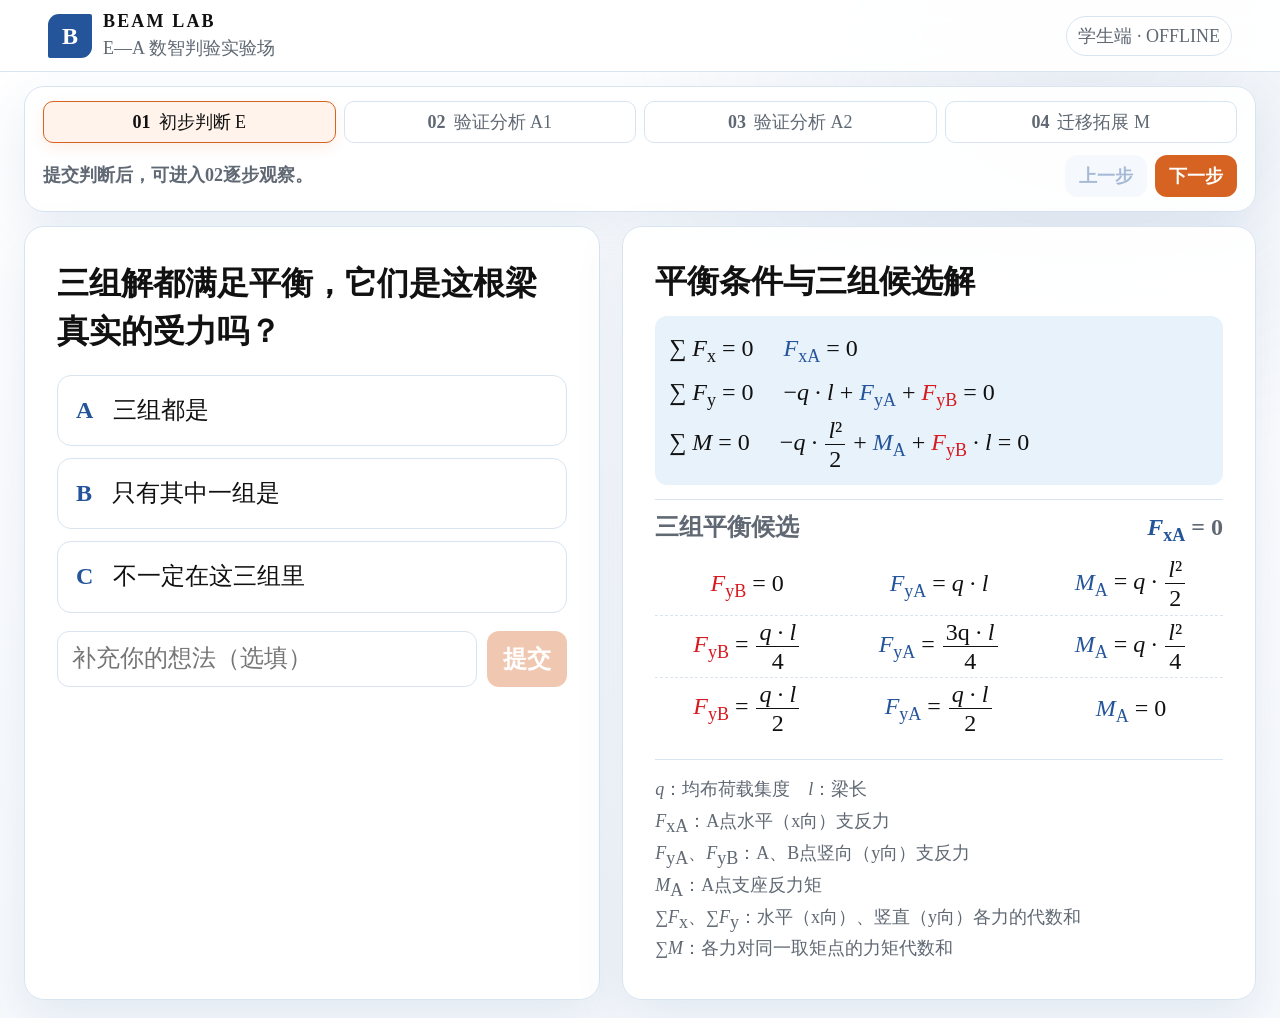
<file: student.html>
<!doctype html>
<html lang="zh-CN">
  <head>
    <meta charset="utf-8" />
    <meta name="viewport" content="width=device-width,initial-scale=1,viewport-fit=cover" />
    <meta name="theme-color" content="#f3eee4" />
    <title>BEAM LAB · 学生体验页</title>
    <link rel="stylesheet" href="./static/styles.css?v=v6-oct01-m4-dots1024" />
  </head>
  <body>
    <header class="topbar">
      <a class="brand" id="brandLink" href="" aria-label="刷新学生体验页">
        <span class="brand-mark">B</span>
        <span><strong>BEAM LAB</strong><small>E—A 数智判验实验场</small></span>
      </a>
      <div class="session-pill" id="sessionPill">正在进入课堂…</div>
    </header>
    <main id="app" aria-live="polite"></main>
    <div id="toast" class="toast" role="status"></div>
    <script src="./static/compat.js?v=v5-sep27-5"></script>
    <script src="./static/offline-config.js"></script>
    <script>
      window.BEAM_OFFLINE = { role: "student", assetBase: "./static", selfGuided: true };
    </script>
    <script src="./static/offline-data.js?v=v5-sep27-5"></script>
    <!-- 版面调试保存的配置（由 static/layout-tuner.js 读取） -->
    <script>document.write('<script src="./static/layout-overrides.js?t=' + Date.now() + '"><\/script>');</script>
    <script src="./static/app.js?v=v6-oct01-m4-cmt20261018-dots1024"></script>
    <script src="./static/typography.js?v=v5-sep27-5"></script>
    <!-- 版面：套用保存的版面（手机上先继承教师版）；手机版面在 student-edit.html 里调 -->
    <script src="./static/layout-tuner.js?v=tuner-13-fix20261018-cmt20261018"></script>
  </body>
</html>
</file>
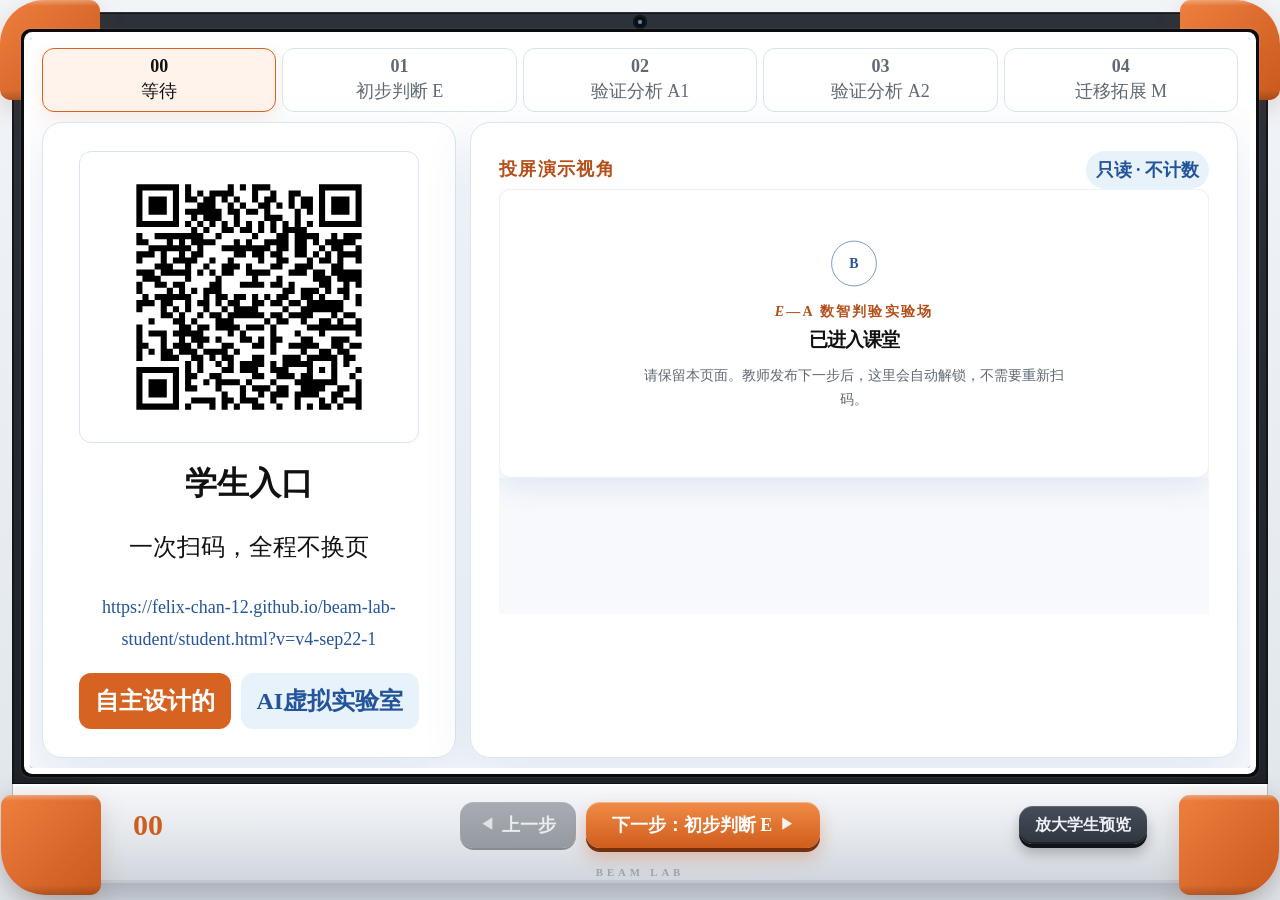
<file: teacher.html>
<!doctype html>
<html lang="zh-CN">
  <head>
    <meta charset="utf-8" />
    <meta name="viewport" content="width=device-width,initial-scale=1,viewport-fit=cover" />
    <meta name="theme-color" content="#f3eee4" />
    <title>BEAM LAB · 教师离线控制台</title>
    <link rel="stylesheet" href="./static/styles.css?v=v6-oct01-m4-clicker1023-dots1024" />
  </head>
  <body>
    <!-- 控制台套平板外框（一打开就有，避免先闪一下原来的顶部栏）；学生预览（?preview=1）和 ?frame=0 不套 -->
    <script>(function () { var q = new URLSearchParams(location.search); if (q.get("preview") !== "1" && q.get("frame") !== "0") document.body.classList.add("beam-frame"); })();</script>
    <header class="topbar">
      <a class="brand" id="brandLink" href="" aria-label="刷新离线课堂页面">
        <span class="brand-mark">B</span>
        <span><strong>BEAM LAB</strong><small>E—A 数智判验实验场</small></span>
      </a>
      <div class="session-pill" id="sessionPill">正在载入离线课堂…</div>
    </header>
    <main id="app" aria-live="polite"></main>
    <div id="toast" class="toast" role="status"></div>
    <script src="./static/compat.js?v=v5-sep27-5"></script>
    <script src="./static/offline-config.js"></script>
    <script>
      window.BEAM_OFFLINE = {
        role: new URLSearchParams(location.search).get("preview") === "1" ? "student" : "teacher",
        assetBase: "./static",
        previewUrl: "./teacher.html?preview=1" + (new URLSearchParams(location.search).get("edit") === "1" ? "&tune=1" : "")
      };
    </script>
    <script src="./static/offline-data.js?v=v5-sep27-5"></script>
    <!-- 版面调试保存的配置（由 static/layout-tuner.js 读取） -->
    <script>document.write('<script src="./static/layout-overrides.js?t=' + Date.now() + '"><\/script>');</script>
    <script src="./static/app.js?v=v6-oct01-m4-cmt20261018-clicker1027-a13back"></script>
    <script src="./static/typography.js?v=v6-sep30-m2"></script>
    <!-- 版面调试：teacher.html?edit=1 打开 -->
    <script src="./static/layout-tuner.js?v=tuner-13-fix20261018-cmt20261018"></script>
  </body>
</html>
</file>
<file: static/styles.css>
:root {
  --text-small: 18px;
  --text-body: 24px;
  --text-title: 32px;
  /* PPT统一配色：蓝色承载课程与系统信息，橙色承载判断与行动。 */
  --paper: #f7f9fc;
  --paper-2: #ffffff;
  --ink: #111111;
  --muted: #5f6873;
  --line: #d8e4f0;
  --orange: #d76322;
  --orange-dark: #b54f19;
  --blue: #24549a;
  --blue-soft: #e8f2fb;
  --green: #24549a;
  --shadow: 0 18px 50px rgba(36, 84, 154, 0.10);
  --force-concept-width: 180px;
  --force-control-width: 235px;
  --force-gap-x: 18px;
  --force-gap-y: 16px;
  --force-formula-scale: 100%;
  --force-concept-scale: 100%;
  font-family: "Microsoft YaHei", "PingFang SC", system-ui, sans-serif;
  color: var(--ink);
  background: var(--paper);
}

* { box-sizing: border-box; }
body { margin: 0; min-height: 100vh; background:
  radial-gradient(circle at 85% 0%, rgba(36,84,154,.10), transparent 30rem),
  linear-gradient(180deg, #ffffff, var(--paper)); }
button, input { font: inherit; }
button { cursor: pointer; }

.topbar {
  min-height: 72px; padding: 10px clamp(16px, 4vw, 48px); display: flex;
  align-items: center; justify-content: space-between; border-bottom: 1px solid var(--line);
  background: rgba(255,255,255,.92); backdrop-filter: blur(12px); position: sticky; top: 0; z-index: 20;
}
.brand { color: inherit; text-decoration: none; display: flex; align-items: center; gap: 11px; }
.brand-mark { width: 44px; height: 44px; display: grid; place-items: center; color: white;
  background: var(--blue); border-radius: 11px 2px 11px 2px; font: 800 23px/1 Georgia, serif; }
.brand strong, .brand small { display: block; }
.brand strong { letter-spacing: .12em; font: 800 16px/1.2 Georgia, serif; }
.brand small { color: var(--muted); margin-top: 3px; font-size: 12px; }
.session-pill { border: 1px solid var(--line); border-radius: 999px; padding: 7px 11px; color: var(--muted); font-size: 12px; background: var(--paper-2); }
.preview-page .session-pill { display: flex; align-items: center; gap: 10px; padding: 7px 13px; color: var(--blue); }
.preview-page .session-pill strong { padding-left: 10px; border-left: 1px solid var(--line); font: 800 18px/1 Cambria, monospace; color: var(--orange-dark); }

main { width: min(1180px, calc(100% - 28px)); margin: 24px auto 64px; }
.hero { display: grid; grid-template-columns: minmax(0, 1.35fr) minmax(260px, .65fr); gap: 22px; align-items: stretch; }
.panel { background: rgba(255,255,255,.96); border: 1px solid var(--line); border-radius: 20px; box-shadow: var(--shadow); padding: clamp(18px, 3vw, 32px); }
.eyebrow { margin: 0 0 10px; color: var(--orange-dark); text-transform: uppercase; letter-spacing: .16em; font-size: 12px; font-weight: 800; }
h1 { font: 750 clamp(29px, 5vw, 54px)/1.08 Georgia, "Microsoft YaHei", serif; letter-spacing: -.03em; margin: 0 0 14px; }
h2 { font: 750 clamp(22px, 3vw, 34px)/1.15 Georgia, "Microsoft YaHei", serif; margin: 0 0 12px; }
h3 { margin: 0 0 10px; font-size: 18px; }
p { line-height: 1.75; }
.lead { color: var(--muted); font-size: 17px; max-width: 62ch; }
.question { border-left: 4px solid var(--orange); padding: 4px 0 4px 16px; font-size: clamp(18px, 2.5vw, 25px); line-height: 1.55; margin: 22px 0; }
.ai-quote { background: var(--blue); color: white; padding: 18px; border-radius: 14px; line-height: 1.75; }

.steps { display: grid; grid-template-columns: repeat(3, 1fr); gap: 8px; margin: 0 0 22px; }
.step { border-top: 4px solid var(--line); color: var(--muted); padding: 10px 4px 0; font-size: 12px; }
.step.active { border-color: var(--orange); color: var(--ink); font-weight: 800; }
.step.done { border-color: var(--green); color: var(--green); }
.big-number { font: 800 48px/1 Georgia, serif; }
.metric-grid { display: grid; grid-template-columns: repeat(2, 1fr); gap: 10px; }
.metric { background: var(--blue-soft); border-radius: 14px; padding: 16px; }
.metric small { display: block; color: var(--muted); margin-top: 5px; }

.options { display: grid; gap: 12px; margin-top: 20px; }
.option { text-align: left; padding: 16px 18px; border-radius: 14px; border: 1px solid var(--line); background: white; color: var(--ink); line-height: 1.55; transition: .18s ease; }
.option:hover, .option:focus-visible { border-color: var(--orange); transform: translateY(-1px); box-shadow: 0 8px 24px rgba(215,99,34,.14); }
.option.selected { border-color: var(--orange); background: #fff3eb; box-shadow: 0 0 0 2px rgba(215,99,34,.12); }
.option strong { display: block; margin-bottom: 3px; }
.vote-submit-row { display: grid; grid-template-columns: minmax(0, 1fr) auto; gap: 10px; margin-top: 18px; }
.vote-submit-row input { min-width: 0; border: 1px solid var(--line); border-radius: 12px; padding: 12px 14px; color: var(--ink); background: white; outline: none; }
.vote-submit-row input:focus { border-color: var(--orange); box-shadow: 0 0 0 3px rgba(215,99,34,.10); }

.primary, .secondary, .stage-button { border: 0; border-radius: 12px; padding: 12px 16px; font-weight: 800; }
.primary { background: var(--orange); color: white; }
.primary:disabled { opacity: .35; cursor: not-allowed; }
.secondary { color: var(--blue); background: var(--blue-soft); }
.button-row { display: flex; gap: 10px; flex-wrap: wrap; margin-top: 18px; }

.lab-grid { display: grid; grid-template-columns: minmax(0, 1.4fr) minmax(250px, .6fr); gap: 18px; }
.canvas-wrap { background: #ffffff; border: 1px solid var(--line); border-radius: 16px; padding: 12px; overflow: hidden; }
canvas { width: 100%; height: auto; display: block; }
.control-card { display: flex; flex-direction: column; gap: 16px; }
.range-row { display: grid; grid-template-columns: 1fr auto; align-items: center; gap: 14px; }
input[type="range"] { width: 100%; accent-color: var(--orange); }
[hidden] { display: none !important; }
.force-story { padding: clamp(16px, 2vw, 26px); }
.force-story > h1 { font-size: clamp(27px, 3vw, 38px); margin-bottom: 14px; }
.force-composition { display: grid; grid-template-columns: minmax(0, 1fr) var(--force-control-width); gap: 14px; align-items: stretch; }
.force-free-canvas { position: relative; width: 100%; aspect-ratio: 6 / 5; overflow: hidden; background: #fff; border: 1px solid rgba(36,84,154,.12); border-radius: 14px; }
.deformation-row-divider { position: absolute; z-index: 1; left: 1.5%; right: 1.5%; top: 45%; height: 5px; transform: translateY(-50%); border-radius: 999px; background: #789bc5; pointer-events: none; }
.force-transition-arrow { position: absolute; z-index: 7; left: 52.5%; top: 25%; width: 6px; height: 37%; transform: translateX(-50%); border-radius: 999px; background: var(--orange); pointer-events: none; }
.force-transition-arrow::after { content: ""; position: absolute; left: 50%; bottom: -2px; width: 22px; height: 22px; border-right: 6px solid var(--orange); border-bottom: 6px solid var(--orange); transform: translate(-50%, 0) rotate(45deg); }
.force-free-element { position: absolute; z-index: 2; aspect-ratio: var(--element-ratio); transform-origin: left top; }
.force-free-element > img { display: block; width: 100%; height: 100%; object-fit: contain; }
.force-diagram-element { z-index: 1; container-type: inline-size; }
.moment-diagram-title { position: absolute; z-index: 3; left: 60%; top: 0; width: 40%; aspect-ratio: 3.6; display: grid; place-items: center; background: #fff; color: #111; font: 700 7cqw/1 "Microsoft YaHei", "PingFang SC", sans-serif; white-space: nowrap; pointer-events: none; }
.force-diagram-element canvas, .force-diagram-element img { position: absolute; inset: 0; display: block; width: 100%; height: 100%; }
.force-diagram-element canvas { z-index: 1; }
.force-diagram-element img { z-index: 2; pointer-events: none; object-fit: contain; }
.deformation-load-canvas, [data-deformation-load] { position: absolute; inset: 0; z-index: 3; display: block; width: 100%; height: 100%; pointer-events: none; }
.deformation-dimension-canvas { position: absolute; inset: 0; z-index: 1; display: block; width: 100%; height: 100%; pointer-events: none; }
.deformation-trend-label { position: absolute; z-index: 5; left: 5%; top: 8%; padding: 3px 8px; border-radius: 7px; color: #6f7c8a; background: rgba(255,255,255,.92); box-shadow: 0 1px 5px rgba(20,45,76,.08); font-size: clamp(12px, 1.2vw, 18px); font-weight: 800; white-space: nowrap; }
.deformation-zero-label { position: absolute; z-index: 5; right: 7%; top: 5%; color: #18a95b; font: 900 clamp(22px, 2vw, 34px)/1.05 "Times New Roman", serif; white-space: nowrap; text-shadow: 0 1px 0 #fff, 0 0 5px rgba(255,255,255,.9); }
.deformation-zero-label sub { font-family: "Times New Roman", serif; font-size: .7em; font-style: normal; }
.deformation-story [data-element-slot="basicStructure"] > img { position: absolute; inset: 0; z-index: 2; }
.deformation-formula-label { position: absolute; z-index: 5; padding: 3px 7px; border-radius: 7px; background: rgba(255,255,255,.9); box-shadow: 0 1px 5px rgba(20,45,76,.08); font: 700 18px/1.15 Cambria, "Times New Roman", serif; white-space: nowrap; pointer-events: none; transform-origin: left top; }
.deformation-formula-label sub, .deformation-formula-label sup { font-size: .7em; }
.compact-fraction { margin-inline: 2px; }
.deformation-decomposed [data-element-slot="basicStructure"] { overflow: visible; }
.deformation-decomposed [data-element-slot="basicMomentBg"] { overflow: visible; }
.deformation-decomposed [data-force-channel="basic"]:disabled { opacity: .45; cursor: not-allowed; }
.force-live-value { position: absolute; z-index: 4; display: block; padding: 2px 5px; border-radius: 6px; background: rgba(255,255,255,.88); box-shadow: 0 1px 5px rgba(20,45,76,.08); font: 600 clamp(10px, 1vw, 16px)/1.15 Cambria, "Times New Roman", serif; white-space: nowrap; pointer-events: none; transform-origin: left top; }
.force-live-value sub { font-size: .7em; }
.force-live-value sup { font-size: .7em; }
.force-live-value-fyb { color: #d71920; font-weight: 900; }
.force-live-value-ma, .force-live-value-fya { color: var(--blue); }
.force-live-value[data-force-mode="uniform"] { color: #800080; }
.force-live-value[data-force-mode="fyb"] { color: #008000; }
.force-controls { display: grid; grid-template-rows: 1fr 1fr; gap: 14px; min-width: 0; height: var(--force-control-height); align-self: start; }
.force-control { padding: 12px 4px; justify-content: flex-start; }
.force-control .readout { padding: 9px; }
.force-control .readout strong { font-size: 17px; }
.deformation-story > h1 { font-size: clamp(25px, 2.5vw, 34px); }
.formula { font-family: Cambria, Georgia, serif; background: var(--blue-soft); border-radius: 12px; padding: 12px 14px; text-align: center; font-size: 18px; }
.equilibrium-system { display: grid; gap: 8px; text-align: left; font-size: clamp(15px, 1.25vw, 20px); line-height: 1.45; white-space: nowrap; }
.eq-blue { color: var(--blue); }
.eq-red { color: #d71920; }
.fraction { display: inline-grid; grid-template-rows: auto auto; vertical-align: middle; line-height: 1; text-align: center; margin-inline: 2px; }
.fraction span:first-child { border-bottom: 1px solid currentColor; padding: 0 3px 2px; }
.fraction span:last-child { padding-top: 2px; }
.candidate-solutions { margin-top: 14px; padding-top: 12px; border-top: 1px solid var(--line); font-family: Cambria, Georgia, serif; }
.candidate-heading { display: flex; align-items: center; justify-content: space-between; gap: 10px; margin-bottom: 10px; color: var(--muted); font: 700 12px/1.3 "Microsoft YaHei", sans-serif; }
.candidate-row { display: grid; grid-template-columns: repeat(3, minmax(0, 1fr)); align-items: center; gap: 8px; min-height: 48px; border-top: 1px dashed rgba(36,84,154,.16); font-size: clamp(11px, 1.05vw, 18px); white-space: nowrap; }
.candidate-heading + .candidate-row { border-top: 0; }
.candidate-row > span { text-align: center; }
.readouts { display: grid; grid-template-columns: repeat(2, 1fr); gap: 8px; }
.readout { padding: 11px; border: 1px solid var(--line); border-radius: 11px; }
.readout strong { display: block; font: 800 19px/1.2 Cambria, serif; }
.readout small { color: var(--muted); }
.zero { color: var(--green); }
.hint { color: var(--muted); font-size: 13px; line-height: 1.65; }

.teacher-grid { display: grid; grid-template-columns: 1.2fr .8fr; gap: 18px; }
.stage-controls { display: grid; gap: 10px; }
.stage-button { text-align: left; background: var(--paper); color: var(--ink); border: 1px solid transparent; }
.stage-button.current { border-color: var(--orange); background: #fff3eb; }
.stage-button span { color: var(--muted); font-weight: 500; margin-left: 8px; }
.vote-bars { display: grid; gap: 13px; margin-top: 18px; }
.vote-bar header { display: flex; justify-content: space-between; gap: 12px; font-size: 13px; margin-bottom: 6px; }
.bar-track { height: 10px; border-radius: 99px; background: var(--paper); overflow: hidden; }
.bar-fill { height: 100%; background: var(--orange); border-radius: inherit; min-width: 0; transition: width .3s ease; }
.teacher-pulse { display: flex; flex-direction: column; }
.comment-tools { margin-top: auto; padding-top: 12px; border-top: 1px solid var(--line); display: flex; align-items: center; justify-content: space-between; gap: 10px; color: var(--muted); font-size: 12px; }
.comment-tools > div { display: flex; gap: 6px; }
.compact-button { padding: 6px 9px; border-radius: 8px; font-size: 12px; }
.comment-stream { padding-top: 9px; overflow: hidden; min-height: 43px; }
.comment-track { display: flex; align-items: center; gap: 12px; width: max-content; padding-left: 100%; box-sizing: content-box; animation: comment-drift 24s linear infinite; }
.comment-stream.paused .comment-track { animation: none; padding-left: 0; }
.comment-chip { flex: 0 0 auto; max-width: 360px; overflow: hidden; text-overflow: ellipsis; white-space: nowrap; border-radius: 999px; padding: 7px 13px; background: var(--blue-soft); color: var(--blue); font-size: 13px; }
@keyframes comment-drift { from { transform: translateX(0); } to { transform: translateX(-100%); } }
.entry-card { display: grid; grid-template-columns: 170px 1fr; align-items: center; gap: 18px; }
.qr { width: 170px; height: 170px; object-fit: contain; background: white; border: 1px solid var(--line); padding: 8px; border-radius: 12px; }
.url { overflow-wrap: anywhere; color: var(--blue); font-size: 13px; }
.timer { font: 800 32px/1 Cambria, monospace; color: var(--blue); }

.teacher-cockpit { display: grid; gap: 16px; }
.teacher-command-bar { position: static; z-index: 15; display: flex; justify-content: space-between; align-items: center; gap: 24px; padding-block: 18px; background: rgba(255,255,255,.98); }
.teacher-command-bar h2, .teacher-command-bar p { margin-bottom: 0; }
.stage-nav { display: flex; gap: 9px; flex-wrap: wrap; justify-content: flex-end; }
.stage-nav button:disabled { opacity: .35; cursor: not-allowed; }
.vote-control { border: 1px solid var(--orange); border-radius: 12px; padding: 11px 14px; font-weight: 800; }
.end-vote { background: var(--orange); color: white; }
.reopen-vote { background: white; color: var(--orange-dark); }
.reveal-control { border: 1px solid #25a66a; border-radius: 12px; padding: 11px 14px; background: #25a66a; color: white; font-weight: 800; }
.force-reveal-grid { display: grid; grid-template-columns: repeat(5, 32px); gap: 5px; align-items: center; }
.force-reveal-grid button { width: 32px; height: 32px; padding: 0; border: 1px solid #a9d9c2; border-radius: 7px; background: #eef8f3; color: #4f7563; font: 800 13px/1 Georgia, serif; }
.force-reveal-grid button.active { border-color: #25a66a; background: #25a66a; color: white; box-shadow: 0 4px 10px rgba(37,166,106,.18); }
.self-guided-nav { display: grid; gap: 12px; margin-bottom: 14px; padding: 14px 18px; }
.self-guided-page main > .steps { display: none; }
.self-stage-roadmap { display: grid; grid-template-columns: repeat(4, 1fr); gap: 8px; }
.self-stage-button { border: 1px solid var(--line); border-radius: 10px; background: white; color: var(--muted); padding: 8px 10px; font-size: 12px; }
.self-stage-button span { display: inline-block; margin-right: 8px; font: 800 15px/1 Georgia, serif; }
.self-stage-button.current { color: var(--ink); border-color: var(--orange); background: #fff3eb; box-shadow: 0 5px 14px rgba(215,99,34,.1); }
.self-step-control { display: flex; align-items: center; justify-content: space-between; gap: 14px; }
.self-substeps { display: flex; align-items: center; gap: 10px; }
.self-substeps-label, .self-guide-hint { margin: 0; color: var(--muted); font-size: 12px; font-weight: 700; }
.self-nav-actions { display: flex; gap: 8px; margin-left: auto; }
.self-nav-actions button { padding: 9px 14px; }
.self-nav-actions button:disabled { opacity: .4; cursor: not-allowed; }
.teacher-cockpit.vote-feedback-mode .teacher-overview { grid-template-rows: minmax(0, 1fr); }
.teacher-cockpit.vote-feedback-mode .entry-compact { display: none; }
.teacher-cockpit.vote-feedback-mode .teacher-pulse { height: 100%; }
.student-feedback-summary { display: grid; grid-template-columns: minmax(150px, .35fr) minmax(280px, 1fr); gap: 22px; align-items: stretch; margin: 22px 0; }
.student-feedback-total { display: grid; place-content: center; text-align: center; border-radius: 16px; background: var(--blue-soft); color: var(--blue); padding: 20px; }
.student-feedback-total strong { font: 800 64px/1 Georgia, serif; }
.student-feedback-total span { margin-top: 8px; color: var(--muted); font-weight: 700; }
.student-vote-bars { display: grid; align-content: center; gap: 12px; margin: 0; }
.student-feedback-comments { margin-top: 20px; }
.student-feedback-comments p { margin: 9px 0; padding: 13px 16px; border: 1px solid var(--line); border-radius: 12px; background: #fff; }
.vote-status { margin: 10px 0 0; color: var(--blue); font-size: 13px; font-weight: 700; }
.vote-status.closed { color: var(--orange-dark); }
.stage-roadmap { display: grid; grid-template-columns: repeat(5, 1fr); gap: 8px; }
.roadmap-step { border: 1px solid var(--line); border-radius: 12px; background: rgba(255,255,255,.86); color: var(--muted); padding: 10px 8px; font-size: 12px; }
.roadmap-step span { display: block; font: 800 16px/1 Georgia, serif; margin-bottom: 4px; }
.roadmap-step.current { color: var(--ink); border-color: var(--orange); background: #fff3eb; box-shadow: 0 6px 18px rgba(215,99,34,.12); }
.teacher-workspace { display: grid; grid-template-columns: minmax(460px, .9fr) minmax(520px, 1.1fr); gap: 18px; align-items: stretch; }
.teacher-overview { display: grid; grid-template-rows: minmax(0, 1fr) auto; gap: 18px; min-height: 0; }
.pulse-heading, .preview-heading { display: flex; justify-content: space-between; align-items: flex-start; gap: 18px; }
.entry-compact { display: grid; grid-template-columns: 170px 1fr; gap: 24px; align-items: center; }
.entry-compact .qr { width: 170px; height: 170px; }
.entry-compact > div { padding-left: 10px; }
.preview-panel { padding: 18px; position: static; display: flex; flex-direction: column; min-height: 0; align-self: stretch; }
.preview-badge { border-radius: 999px; padding: 7px 10px; background: var(--blue-soft); color: var(--blue); font-size: 12px; font-weight: 800; white-space: nowrap; }
.device-frame { flex: 1; min-height: 0; overflow: hidden; border: 1px solid var(--line); border-radius: 16px; background: var(--paper); }
.device-frame iframe { display: block; width: 100%; height: 100%; min-height: 0; border: 0; background: var(--paper); }
.teacher-cockpit.preview-focus .teacher-overview, .teacher-cockpit.preview-focus .stage-roadmap { display: none; }
.teacher-cockpit.preview-focus .teacher-workspace { grid-template-columns: 1fr; }
.teacher-cockpit.preview-focus .preview-panel { position: static; }
.teacher-cockpit.preview-focus .device-frame iframe { height: min(720px, calc(100vh - 190px)); min-height: 0; }

/* 教师端顶部压缩为一条控制带，减少与 BEAM LAB 页眉的重复信息。 */
.teacher-command-bar { padding-block: 9px; }
.teacher-command-bar .eyebrow, .teacher-command-bar .hint { display: none; }
.teacher-command-bar h2 { margin: 0; font-size: clamp(20px, 2.2vw, 28px); }

/* 预览面板只保留一个小型入口提示，主体标题交给学生端的 BEAM LAB 页眉。 */
.preview-heading { align-items: center; }
.preview-heading h2 { display: none; }
.preview-heading .eyebrow { margin: 0; font-size: 11px; letter-spacing: .08em; }

/* A 阶段的核心是操作画面，标题和说明收敛为轻量提示；E 阶段的问题标题保持突出。 */
#app > .panel:not(.waiting) > h1 { font-size: clamp(26px, 3.2vw, 38px); margin-bottom: 8px; }
#app > .panel:not(.waiting) > .lead { display: none; }

table { width: 100%; border-collapse: collapse; margin-top: 16px; font-size: 14px; }
th, td { border-bottom: 1px solid var(--line); padding: 11px 8px; text-align: right; }
th:first-child, td:first-child { text-align: left; }
th { color: var(--muted); font-size: 12px; }
.pass { color: var(--green); font-weight: 800; }
.waiting { text-align: center; padding: 12vh 20px; }
.waiting .pulse { width: 78px; height: 78px; border: 1px solid var(--blue); border-radius: 50%; margin: 0 auto 22px; display: grid; place-items: center; color: var(--blue); font: 800 24px Georgia, serif; animation: pulse 1.8s infinite; }
@keyframes pulse { 50% { box-shadow: 0 0 0 18px rgba(36,84,154,0); background: rgba(36,84,154,.08); } }
.toast { position: fixed; left: 50%; bottom: 24px; transform: translate(-50%, 20px); opacity: 0; pointer-events: none; background: var(--ink); color: white; padding: 10px 16px; border-radius: 999px; transition: .2s ease; z-index: 30; }
.toast.show { transform: translate(-50%, 0); opacity: 1; }

.layout-mode main { width: calc(100% - 380px); margin-left: 16px; margin-right: 364px; }
.layout-mode.layout-editor-collapsed main { width: calc(100% - 88px); margin-right: 72px; }
.layout-editor { position: fixed; inset: 0 0 0 auto; z-index: 60; width: 350px; background: #fff; border-left: 1px solid var(--line); box-shadow: -16px 0 40px rgba(36,84,154,.14); overflow: auto; }
.layout-editor > header { position: sticky; top: 0; z-index: 2; display: flex; align-items: center; justify-content: space-between; gap: 12px; padding: 16px; border-bottom: 1px solid var(--line); background: rgba(255,255,255,.96); }
.layout-editor > header strong, .layout-editor > header small { display: block; }
.layout-editor > header strong { font-size: 20px; }
.layout-editor-header-actions { display: flex; align-items: center; gap: 6px; }
.layout-editor-header-actions .compact-button { padding: 8px 9px; font-size: 11px; }
.layout-editor > header small { margin-top: 3px; color: var(--muted); font-size: 11px; }
.layout-editor-body { padding: 14px 16px 24px; }
.layout-editor-body section + section { margin-top: 20px; padding-top: 14px; border-top: 1px solid var(--line); }
.layout-editor h3 { margin: 0 0 10px; color: var(--blue); font-size: 15px; }
.layout-control { display: grid; grid-template-columns: minmax(0, 1fr) 72px 22px; gap: 2px 8px; align-items: center; margin-bottom: 9px; }
.layout-control > span { grid-column: 1 / -1; display: flex; justify-content: space-between; color: #26313d; font-size: 12px; }
.layout-control output { color: var(--orange-dark); font-weight: 800; }
.layout-control input { min-width: 0; }
.layout-control .layout-number { width: 100%; box-sizing: border-box; border: 1px solid var(--line); border-radius: 6px; padding: 3px 5px; background: #fff; color: #26313d; font-size: 11px; }
.layout-control small { color: var(--muted); }
.asset-upload { display: flex; align-items: center; justify-content: space-between; gap: 10px; padding: 8px 0; border-bottom: 1px dashed var(--line); font-size: 12px; }
.asset-upload input { width: 126px; font-size: 10px; }
.element-control { margin-bottom: 7px; border: 1px solid var(--line); border-radius: 9px; background: #fbfdff; }
.element-control summary { cursor: pointer; padding: 8px 10px; color: var(--blue); font-size: 12px; font-weight: 800; }
.element-control[open] summary { border-bottom: 1px solid var(--line); }
.element-control .element-axis { margin: 8px 10px; }
.style-grid { display: grid; grid-template-columns: 1fr 1fr; gap: 8px; margin-top: 12px; }
.style-grid label { display: grid; gap: 5px; color: #26313d; font-size: 11px; }
.style-grid select, .style-grid input[type="color"] { width: 100%; min-height: 30px; border: 1px solid var(--line); border-radius: 7px; background: #fff; }
.layout-template-links { display: flex; flex-wrap: wrap; gap: 6px; margin: 10px 0 8px; }
.layout-template-links a { padding: 5px 8px; border: 1px solid var(--line); border-radius: 8px; color: var(--blue); background: var(--blue-soft); font-size: 10px; text-decoration: none; }
.layout-template-links a:hover { border-color: var(--blue); }
.layout-editor-actions { position: sticky; bottom: 0; display: grid; grid-template-columns: 1fr 1fr; gap: 8px; margin: 18px -4px -10px; padding: 12px 4px 4px; background: linear-gradient(180deg, rgba(255,255,255,.75), #fff 32%); }
.layout-editor-actions .reset-layout-button { grid-column: 1 / -1; }
.layout-editor.collapsed { width: 58px; overflow: hidden; }
.layout-editor.collapsed > header { height: 100%; padding: 8px; writing-mode: vertical-rl; justify-content: flex-start; }
.layout-editor.collapsed > header div { display: none; }
.layout-editor.collapsed > header .layout-editor-header-actions { display: block; }
.layout-editor.collapsed #closeLayoutEditor { display: none; }
.layout-editor.collapsed .layout-editor-body { display: none; }

/* 学生端按内容自然收缩，禁止用视口最小高度制造底部空白。 */
.student-page main { min-height: 0; margin-bottom: 18px; }
.student-page.preview-page { min-height: 0; }
.student-page .hero { min-height: 0; }
.student-page .hero > .panel { height: auto; }
.student-page main > .panel:not(.waiting), .student-page .waiting { min-height: 0; }

/* 教师预览内保持同样比例，但收紧外围留白。 */
.preview-page main { width: min(100% - 20px, 1600px); margin-top: 12px; }
.preview-page .steps { margin-bottom: 14px; }
.preview-page .hero, .preview-page main > .panel:not(.waiting) { min-height: 0; }
.preview-page .hero > .panel, .preview-page main > .panel:not(.waiting) { padding-block: clamp(22px, 3vh, 34px); }
.preview-page .options { gap: 14px; margin-top: 24px; }
.preview-page .option { padding: 18px 20px; }
.preview-page table { margin-top: 22px; font-size: 15px; }
.preview-page th, .preview-page td { padding: 14px 10px; }
.preview-page #migrationResult .question { margin-top: 28px; padding-block: 10px; }
.layout-mode.preview-page main { width: calc(100% - 380px); margin-left: 16px; margin-right: 364px; }
.layout-mode.layout-editor-collapsed.preview-page main { width: calc(100% - 88px); margin-right: 72px; }

/* E阶段把屏幕交给问卷，放大可点击区域。 */
.preview-page[data-stage="1"] .question { margin-block: 26px; font-size: 22px; }
.preview-page[data-stage="1"] .options { gap: 18px; }
.preview-page[data-stage="1"] .option { padding-block: 21px; }

/* M阶段内容较短，通过表格与结论区的真实信息占用纵向空间。 */
.preview-page[data-stage="4"] main > .panel { padding-block: 34px; }
.preview-page[data-stage="4"] main > .panel > h1 { font-size: 40px; margin-bottom: 20px; }
.preview-page[data-stage="4"] .button-row { margin-block: 24px; }
.preview-page[data-stage="4"] table { font-size: 16px; }
.preview-page[data-stage="4"] th, .preview-page[data-stage="4"] td { padding-block: 17px; }
.preview-page[data-stage="4"] #migrationResult .question { margin-top: 34px; font-size: 21px; line-height: 1.7; }

/* 教师控制台：以 16:9、1920×1080 窗口为首屏基准。 */
@media (min-width: 1100px) {
  main { width: min(1600px, calc(100% - 48px)); margin-top: 14px; }
  .teacher-cockpit { gap: 10px; }
  .teacher-command-bar { padding-block: 9px; }
  .stage-roadmap { gap: 6px; }
  .roadmap-step { padding: 8px 7px; }
  .teacher-workspace { grid-template-columns: minmax(560px, .92fr) minmax(720px, 1.28fr); gap: 14px; height: auto; min-height: 0; max-height: none; }
  .teacher-overview { gap: 12px; }
  .teacher-pulse { padding: 20px; min-height: 0; overflow: auto; }
  .metric-grid { gap: 8px; }
  .metric { padding: 12px; }
  .big-number { font-size: 40px; }
  .vote-bars { gap: 8px; margin-top: 12px; }
  .entry-compact { padding: 18px; grid-template-columns: 170px 1fr; gap: 22px; }
  .entry-compact .qr { width: 170px; height: 170px; }
  .preview-panel { padding: 16px; }
}

/* 浏览器全屏时只调整横向比例，不再强制纵向撑高。 */
@media (min-width: 1100px) and (min-height: 900px) {
  .teacher-workspace { grid-template-columns: minmax(590px, .86fr) minmax(780px, 1.14fr); }
}

/* F11 全屏：用新增的纵向空间放大控制台，左右严格等高并贴近屏幕底部。 */
@media (min-width: 1100px) and (min-height: 1000px) {
  main { margin-bottom: 14px; }
  .teacher-workspace { min-height: calc(100vh - 245px); align-items: stretch; }
  .teacher-overview { height: 100%; grid-template-rows: minmax(0, 1fr) auto; }
  .preview-panel { height: 100%; align-self: stretch; }
  .teacher-cockpit:not(.preview-focus) .device-frame { flex: 1; }
  .teacher-cockpit:not(.preview-focus) .device-frame iframe { height: 100%; }
  .teacher-cockpit.preview-focus .preview-panel { height: calc(100vh - 170px); }
  .teacher-cockpit.preview-focus .device-frame { flex: 1; }
  .teacher-cockpit.preview-focus .device-frame iframe { height: 100%; }
}

@media (max-width: 780px) {
  .deformation-formula-label { padding: 2px 4px; font-size: 11px; }
  .hero, .lab-grid, .teacher-grid { grid-template-columns: 1fr; }
  .force-composition { grid-template-columns: 1fr; grid-template-rows: auto; }
  .force-controls { grid-template-columns: 1fr 1fr; grid-template-rows: auto; }
  .steps { grid-template-columns: repeat(2, 1fr); }
  .entry-card { grid-template-columns: 1fr; }
  .qr { width: 150px; height: 150px; }
  .session-pill { display: none; }
  main { width: min(100% - 18px, 680px); margin-top: 12px; }
  .panel { border-radius: 16px; padding: 18px; }
  .readouts { grid-template-columns: 1fr 1fr; }
  th, td { padding: 9px 5px; font-size: 12px; }
  .teacher-command-bar, .pulse-heading, .preview-heading { align-items: stretch; flex-direction: column; }
  .stage-nav { justify-content: flex-start; }
  .stage-roadmap { grid-template-columns: repeat(3, 1fr); }
  .self-guided-nav { padding: 10px; }
  .self-stage-button { padding: 8px 4px; }
  .self-stage-button span { display: block; margin: 0 0 4px; }
  .self-step-control { align-items: flex-start; }
  .self-substeps { align-items: flex-start; flex-direction: column; gap: 6px; }
  .self-nav-actions { align-self: flex-end; }
  .student-feedback-summary { grid-template-columns: 1fr; gap: 12px; }
  .student-feedback-total { grid-template-columns: auto auto; gap: 10px; align-items: baseline; }
  .student-feedback-total strong { font-size: 46px; }
  .teacher-workspace { grid-template-columns: 1fr; }
  .entry-compact { grid-template-columns: 1fr; }
  .preview-panel { position: static; }
  .device-frame iframe { height: 540px; }
}

/* 2026-09-13: original diagrams with the requested classroom steps. */
.force-controls { grid-template-rows: auto; height: auto; }
.force-controls [hidden], .force-free-canvas [hidden] { display: none !important; }
.special-candidates { display: flex; flex-wrap: wrap; gap: 6px; }
.special-candidates button { flex: 1 1 auto; padding: 9px 6px; font-size: 13px; }
.special-candidates button[aria-pressed="true"] { color: var(--orange-dark); border-color: var(--orange); background: #fff4e8; }
.ai-deformation-card { display: grid; gap: 7px; padding: 12px; border: 1px solid rgba(36,84,154,.18); border-radius: 14px; background: linear-gradient(135deg, #f4f8ff, #fff9f2); box-shadow: 0 8px 22px rgba(36,84,154,.08); }
.ai-deformation-heading { display: flex; align-items: center; gap: 8px; color: var(--blue); font-size: 14px; }
.ai-deformation-heading span { display: inline-grid; place-items: center; width: 30px; height: 24px; border-radius: 7px; color: white; background: var(--blue); font: 900 12px/1 "Microsoft YaHei", sans-serif; letter-spacing: .5px; }
.ai-deformation-button { width: 100%; padding-block: 10px; }
.ai-deformation-button:disabled { opacity: 1; background: var(--green); }
.ai-deformation-card[aria-busy="true"] .ai-deformation-button { background: var(--orange); }
.ai-deformation-card small { color: var(--blue); text-align: center; font-size: 15px; font-weight: 900; line-height: 1.35; }
.displacement-readout { margin-top: 12px; width: 100%; text-align: center; }
.displacement-readout strong { display: block; font-weight: 900; font-size: 23px; }
.displacement-readout small { display: block; margin-top: 6px; }
.structure-caption { position: absolute; left: 3%; color: var(--blue); font-weight: 800; font-size: clamp(14px, 1.5vw, 24px); z-index: 6; }
.top-caption { top: 2%; }
.bottom-caption { top: 46%; }
.force-story:not(.deformation-story) .force-stage-caption { left: 31%; }
.force-story:not(.deformation-story) .force-stage-caption.top-caption { left: 25.5%; top: 18.5%; }
.force-story:not(.deformation-story) .force-stage-caption.bottom-caption { top: 59%; }
.force-story:not(.deformation-story)[data-reveal-step="3"] [data-force-compare-decoration].deformation-row-divider { left: 1.5%; right: 30%; }
.force-story:not(.deformation-story)[data-reveal-step="3"] .force-stage-caption { left: 15%; }
.force-story:not(.deformation-story)[data-reveal-step="3"] .force-stage-caption.top-caption { top: 34%; }
.force-story:not(.deformation-story)[data-reveal-step="3"] .force-stage-caption.bottom-caption { top: 54.2%; }
.deformation-story[data-reveal-step="4"] .deformation-formula-label, .deformation-story[data-reveal-step="5"] .deformation-formula-label { left: 50% !important; top: 88% !important; transform: translateX(-50%) !important; font-size: clamp(14px, 1.5vw, 24px); }

.force-control .displacement-readout strong { font-size: 23px; font-weight: 900; }


.force-reveal-grid { grid-template-columns: repeat(5, 32px); }

@media (max-width: 780px) {
  .force-story:not(.deformation-story) .force-stage-caption { font-size: 12px; white-space: nowrap; }
  .force-story:not(.deformation-story)[data-reveal-step="3"] .force-stage-caption { left: 6%; }
  .force-story:not(.deformation-story)[data-reveal-step="3"] .force-stage-caption.top-caption { top: 36%; }
}

@media (max-width: 350px) {
  .force-story:not(.deformation-story)[data-reveal-step="3"] .force-stage-caption.top-caption { left: 3%; }
  .force-story:not(.deformation-story)[data-reveal-step="3"] [data-force-compare-decoration].deformation-row-divider { right: 34%; }
}



/* V5：课堂页面仅使用标题、正文、注释三个字号层级。上下标同样使用小字号。 */
body:not(.layout-mode), body:not(.layout-mode) * { font-size: var(--text-body) !important; }
body:not(.layout-mode) :is(h1, h1 *, h2, h2 *, .student-feedback-total strong) { font-size: var(--text-title) !important; }
body:not(.layout-mode) :is(.brand small, .brand strong, .session-pill, .session-pill *, .hint, .symbol-notes, .symbol-notes *, .url, .preview-heading *, .roadmap-step, .roadmap-step *, .stage-nav button, .self-guided-nav *, .vote-status, .toast, .force-live-value, .force-live-value *, .structure-caption, .moment-diagram-title, .deformation-trend-label) { font-size: var(--text-small) !important; }
body:not(.layout-mode) :is(sub, sup) { font-size: var(--text-small) !important; }
.steps { display: none; }
.vote-status:empty { display: none; }
.hero { grid-template-columns: minmax(0, 1fr) minmax(0, 1.1fr); }
.hero h1 { line-height: 1.5; letter-spacing: 0; }
.hero h2 { line-height: 1.4; }
.hero .option { display: flex; align-items: center; gap: 20px; }
.hero .option strong { margin: 0; color: var(--blue); }
.hero .equilibrium-system { line-height: 1.5; padding: 14px; }
.hero .candidate-row { min-height: 62px; }
.symbol-notes { margin-top: 20px; border-top: 1px solid var(--line); padding-top: 12px; color: var(--muted); }
.symbol-notes p { margin: 4px 0; line-height: 1.55; }
.teacher-workspace { grid-template-columns: minmax(320px, .7fr) minmax(0, 1.3fr); min-height: 0; }
.teacher-overview { grid-template-rows: 1fr; height: auto; }
.entry-compact { display: flex; flex-direction: column; justify-content: center; text-align: center; gap: 22px; padding: 28px; }
.entry-compact .qr { width: min(100%, 340px); height: auto; aspect-ratio: 1; }
.entry-compact > div { padding: 0; width: 100%; }
.entry-compact .button-row { justify-content: center; }
.preview-panel { min-height: 650px; }
.teacher-cockpit.preview-focus .preview-heading { display: none; }
.teacher-cockpit.preview-focus .preview-panel { padding: 0; min-height: 0; height: calc(100vh - 170px); }
.force-story:not(.deformation-story) [data-element-slot="originalEquation"],
.force-story:not(.deformation-story) [data-element-slot="basicEquation"] { display: none !important; }
@media (max-width: 1000px) {
  .hero { grid-template-columns: 1fr; }
  .teacher-workspace { grid-template-columns: 1fr; }
  .entry-compact .qr { width: min(100%, 300px); }
}
@media (max-width: 600px) {
  :root { --text-small: 16px; --text-body: 20px; --text-title: 26px; }
  .brand small { display: none; }
  .topbar { padding: 10px; gap: 8px; }
  .session-pill { padding: 5px 8px; }
  .hero .panel { padding: 16px; }
  .hero .equilibrium-system { padding: 10px 4px; }
  .hero .candidate-row { gap: 4px; }
  .vote-submit-row { grid-template-columns: 1fr; }
}
/* 嵌入教师控制台时，阶段名和品牌由外层显示一次。 */
.embedded-preview .topbar { display: none; }
@media (min-width: 1000px) {
  .preview-page .force-free-canvas { max-width: calc((100vh - 130px) * 1.2); }
  .embedded-preview .force-free-canvas { max-width: calc((100vh - 100px) * 1.2); }
}
@media (max-width: 600px) {
  .self-step-control { flex-wrap: wrap; }
  .self-nav-actions { width: 100%; justify-content: flex-end; }
  .self-nav-actions button { white-space: nowrap; }
}

/* V5：英数采用新罗马，中文回退微软雅黑；三个固定字号不再随屏幕缩放。 */
:root { --text-small: 18px; --text-body: 24px; --text-title: 32px; }
body, body * { font-family: "Times New Roman", "Microsoft YaHei", serif !important; }
body:not(.layout-mode) :is(i, .math-variable) { font-style: italic; }
body:not(.layout-mode) :is(sub, sup, sub *, sup *) { font-size: var(--text-small) !important; }
body:not(.layout-mode) :is(sub, sup) { line-height: 0; }
.math-variable { font-size: inherit !important; }
body:not(.layout-mode) .math-variable { font-size: inherit !important; }
/* 去掉预览外壳及画布外围面板，只保留内容区域本身的边界。 */
.preview-panel, .device-frame, .teacher-cockpit.preview-focus .preview-panel,
.student-page #app > .force-story {
  border: 0; border-radius: 0; box-shadow: none; background: transparent; padding: 0;
}
.teacher-cockpit.preview-focus .device-frame { border: 0; border-radius: 0; }
.embedded-preview { background: #fff; }
.embedded-preview main { width: 100%; margin: 0; }
.student-page #app > .force-story { padding: 12px 0 0; }
.force-story > h1 { padding: 0 14px; }
.force-composition { align-items: start; gap: 20px; }
.force-free-canvas { max-width: none !important; }
.force-controls { padding: 8px 14px 0 0; }
.teacher-cockpit.preview-focus .preview-panel { height: calc(100vh - 165px); }
@media (min-width: 1000px) {
  .embedded-preview .force-composition { grid-template-columns: minmax(0, 1fr) var(--force-control-width); }
  .embedded-preview .force-free-canvas { width: min(100%, calc((100vh - 80px) * 1.2)); justify-self: end; }
}
.endpoint-label { position: absolute; z-index: 6; transform: translate(-100%, -50%); white-space: nowrap; }
body:not(.layout-mode) .endpoint-label, body:not(.layout-mode) .endpoint-label * { font-size: var(--text-small) !important; }
@media (min-width: 1000px) {
  .embedded-preview #app > .force-story { width: min(100%, calc((100vh - 90px) * 1.2 + var(--force-control-width) + 20px)); }
  .embedded-preview .force-free-canvas { width: 100%; justify-self: start; }
  .force-story > h1 { padding-left: 0; }
}

/* Wide classroom layout: diagrams occupy the available width, controls stay at the right. */
@media (min-width: 1300px) {
  body:not(.layout-mode) #app > .force-story { width: 100%; }
  body:not(.layout-mode) .force-composition { grid-template-columns: minmax(0, 1fr) 360px; gap: 24px; }
  body:not(.layout-mode) .force-free-canvas { width: 100%; aspect-ratio: 2; }
  body:not(.layout-mode) .force-story:not(.deformation-story) [data-element-slot="originalStructure"] { left: 3% !important; top: 8% !important; width: 43% !important; }
  body:not(.layout-mode) .force-story:not(.deformation-story) [data-element-slot="basicStructure"] { left: 3% !important; top: 57% !important; width: 43% !important; }
  body:not(.layout-mode) .force-story:not(.deformation-story) [data-element-slot="originalMomentBg"] { left: 47% !important; top: 15% !important; width: 32% !important; }
  body:not(.layout-mode) .force-story:not(.deformation-story) [data-element-slot="basicMomentBg"] { left: 47% !important; top: 64% !important; width: 32% !important; }
  body:not(.layout-mode) .force-story:not(.deformation-story) [data-element-slot^="concept"] { left: 82% !important; width: 16% !important; }
  body:not(.layout-mode) [data-element-slot="conceptOriginal"] { top: 2% !important; }
  body:not(.layout-mode) [data-element-slot="conceptReleased"] { top: 35% !important; }
  body:not(.layout-mode) [data-element-slot="conceptRedundant"] { top: 68% !important; }
  body:not(.layout-mode) .force-story:not(.deformation-story) .force-stage-caption { left: 3% !important; }
  body:not(.layout-mode) .force-story:not(.deformation-story) .force-stage-caption.top-caption { top: 2% !important; }
  body:not(.layout-mode) .force-story:not(.deformation-story) .force-stage-caption.bottom-caption { top: 51% !important; }
  body:not(.layout-mode) .force-story:not(.deformation-story) .deformation-row-divider { top: 48%; right: 20% !important; }
  .special-candidates button { white-space: nowrap; }
}

@media (min-width: 1300px) {
  body:not(.layout-mode) .deformation-story .force-free-canvas { aspect-ratio: 1.9; }
  .deformation-story .top-caption { top: 0; }
  .deformation-story .bottom-caption { top: 46%; }
}

@media (min-width: 1300px) {
  body:not(.layout-mode) .deformation-story [data-element-slot="originalStructure"],
  body:not(.layout-mode) .deformation-story [data-element-slot="basicStructure"] { left: 55% !important; width: 44% !important; }
  body:not(.layout-mode) .deformation-story [data-element-slot="originalMomentBg"],
  body:not(.layout-mode) .deformation-story [data-element-slot="basicMomentBg"] { width: 43% !important; }
}

@media (min-width: 1300px) { body:not(.layout-mode) .deformation-story [data-element-slot="originalStructure"] { top: 5% !important; } }

@media (min-width: 1300px) {
  body:not(.layout-mode) .force-story:not(.deformation-story):not([data-reveal-step="3"]) .force-composition { grid-template-columns: 1fr; }
  body:not(.layout-mode) .force-story:not(.deformation-story):not([data-reveal-step="3"]) .force-controls { display: none; }
  body:not(.layout-mode) .force-story:not(.deformation-story):not([data-reveal-step="3"]) .force-free-canvas { aspect-ratio: 2.6; }
  body:not(.layout-mode) .force-story:not(.deformation-story):not([data-reveal-step="3"]) [data-element-slot$="Structure"] { left: 12% !important; width: 34% !important; }
  body:not(.layout-mode) .force-story:not(.deformation-story):not([data-reveal-step="3"]) [data-element-slot^="concept"] { left: 70% !important; width: 12% !important; }
  body:not(.layout-mode) .force-story:not(.deformation-story)[data-reveal-step="0"] [data-element-slot="originalStructure"] { left: 25% !important; width: 50% !important; top: 12% !important; }
}

/* 副本：控制台普通视图里，「学生预览（整体）」加上和左侧「学生入口」一样的圆角框（放大预览时仍然无框）。 */
.teacher-cockpit:not(.preview-focus) .preview-panel {
  background: rgba(255,255,255,.96);
  border: 1px solid var(--line);
  border-radius: 20px;
  box-shadow: var(--shadow);
  padding: 28px;
}

/* ================================================================
   副本：教师控制台套上平板外框（body.beam-frame；teacher.html 一打开就加上，?frame=0 不加）。
   普通视图和「放大学生预览」都一样：原来顶部的内容换到底部——命令条 → 银色面板（阶段名、按键），
   顶部栏 → 面板下沿一行 BEAM LAB 小字；整个画面加一圈深色机身和四个橙色护角。
   屏幕就是「控制台主体」，宽度沿用版面调试里的设置（默认比窗口窄 76px）。
   这些样式不加 !important（字号除外），版面调试里的调整照样能盖过它们。
   ================================================================ */
/* 外框尺寸（放在 body 上，版面调试用它估计缩略图的大小；银色面板的高度可在版面调试里改，改的值写在屏幕上） */
body {
  --fr-out: 14px;      /* 机身到窗口上、左、右边 */
  --fr-bez: 28px;      /* 上边框 */
  --fr-side: 16px;     /* 左右边框 */
  --fr-ring: 8px;      /* 屏幕白边 */
  --fr-gap: 14px;      /* 屏幕和银色面板之间的深色边 */
  --fr-panel: 126px;   /* 银色面板高 */
  --fr-bottom: 42px;   /* 机身下沿到窗口底 */
  --fr-guard: 130px;   /* 上方两个护角（下方两个在版面调试里单独调） */
  --fr-key: 58px;      /* 按键高 */
  --fr-brand: 16px;    /* 面板下沿留给 BEAM LAB 小字的高度 */
}
.frame-guard { display: none; }
body.beam-frame { display: flow-root; overflow-x: hidden; background: linear-gradient(180deg, #f2f5f8 0%, #dfe5ec 100%); }
body.beam-frame > .topbar { display: none; }
/* 屏幕 = 控制台主体；里面的内容（普通视图的阶段路线、入口、缩略图，或放大后的学生预览）都在屏幕里 */
body.beam-frame #app { position: relative; z-index: 0; isolation: isolate; max-width: none;
  width: calc(100% - 2 * (var(--fr-out) + var(--fr-side) + var(--fr-ring)));
  margin: calc(var(--fr-out) + var(--fr-bez) + var(--fr-ring)) auto 0; }
/* 屏幕高 = 窗口高 − 外框（在屏幕上算，银色面板改了高度时屏幕跟着变） */
body.beam-frame #teacherCockpit { height: calc(100vh - var(--fr-out) - var(--fr-bez) - 2 * var(--fr-ring) - var(--fr-gap) - var(--fr-panel) - var(--fr-bottom));
  overflow: hidden auto; border-radius: 3px;
  background: linear-gradient(180deg, #ffffff 0%, var(--paper) 100%);
  box-shadow: 0 0 0 var(--fr-ring) #fff, 0 0 0 calc(var(--fr-ring) + 3px) #0a0c10, 0 0 0 calc(var(--fr-ring) + 4px) rgba(255,255,255,.06); }
body.beam-frame #teacherCockpit:not(.preview-focus) { grid-template-rows: auto minmax(0, 1fr); padding: 14px 16px; }
body.beam-frame #teacherCockpit .teacher-workspace { min-height: 0; height: auto; }
/* 普通视图：内容放不下时（窗口小，或二维码调得很大）缩到屏幕里——学生预览缩小，二维码跟着变小 */
body.beam-frame #teacherCockpit:not(.preview-focus) .teacher-workspace { grid-template-rows: minmax(0, 1fr); }
body.beam-frame #teacherCockpit:not(.preview-focus) .teacher-overview { grid-template-rows: minmax(0, 1fr); }
body.beam-frame #teacherCockpit:not(.preview-focus) .preview-panel { min-height: 0; }
body.beam-frame #teacherCockpit .entry-compact { justify-content: safe center; }
body.beam-frame #teacherCockpit .entry-compact .qr { min-height: 150px; }  /* 最小 150，再小就不好扫了（这时屏幕里可以上下滚） */
body.beam-frame #teacherCockpit.preview-focus { grid-template-rows: minmax(0, 1fr); background: #fff; }
body.beam-frame #teacherCockpit.preview-focus .preview-panel { height: auto; }
body.beam-frame #teacherCockpit.preview-focus .device-frame { flex: 1; }
body.beam-frame #teacherCockpit.preview-focus .device-frame iframe { height: 100%; }
/* 深色机身（上沿中间一个摄像头）和上面两个护角 */
body.beam-frame #app::before { content: ""; position: absolute; z-index: -2; pointer-events: none;
  left: calc(-1 * (var(--fr-side) + var(--fr-ring))); right: calc(-1 * (var(--fr-side) + var(--fr-ring)));
  top: calc(-1 * (var(--fr-bez) + var(--fr-ring))); bottom: calc(-1 * (var(--fr-ring) + var(--fr-gap) + 40px));
  border-radius: 46px 46px 0 0;
  background: radial-gradient(circle at 50% calc(var(--fr-bez) / 2), #5b7fb5 0 1.6px, #0b0e13 2.6px 5px, #14181d 5.5px 7px, transparent 7.5px), linear-gradient(180deg, #2c323a, #1d2228);
  box-shadow: inset 0 1px 0 rgba(255,255,255,.12), inset 0 0 0 2px #13171c; }
body.beam-frame #app::after { content: ""; position: absolute; z-index: -1; pointer-events: none;
  left: calc(-1 * (var(--fr-side) + var(--fr-ring)) - 12px); right: calc(-1 * (var(--fr-side) + var(--fr-ring)) - 12px);
  top: calc(-1 * (var(--fr-bez) + var(--fr-ring)) - 12px); height: var(--fr-guard);
  background: url("data:image/svg+xml,%3Csvg xmlns='http://www.w3.org/2000/svg' viewBox='0 0 130 130' preserveAspectRatio='none'%3E%3Cdefs%3E%3ClinearGradient id='g' x1='0' y1='0' x2='1' y2='1'%3E%3Cstop offset='0' stop-color='%23ee7f3f'/%3E%3Cstop offset='1' stop-color='%23c9591c'/%3E%3C/linearGradient%3E%3ClinearGradient id='h' x1='0' y1='0' x2='0' y2='1'%3E%3Cstop offset='0' stop-color='%23fff' stop-opacity='.3'/%3E%3Cstop offset='.06' stop-color='%23fff' stop-opacity='0'/%3E%3Cstop offset='.9' stop-color='%23000' stop-opacity='0'/%3E%3Cstop offset='1' stop-color='%23000' stop-opacity='.18'/%3E%3C/linearGradient%3E%3C/defs%3E%3Cpath d='M58 0H116A14 14 0 0 1 130 14V116A14 14 0 0 1 116 130H14A14 14 0 0 1 0 116V58A58 58 0 0 1 58 0Z' fill='url(%23g)'/%3E%3Cpath d='M58 0H116A14 14 0 0 1 130 14V116A14 14 0 0 1 116 130H14A14 14 0 0 1 0 116V58A58 58 0 0 1 58 0Z' fill='url(%23h)'/%3E%3C/svg%3E") left top / var(--fr-guard) var(--fr-guard) no-repeat, url("data:image/svg+xml,%3Csvg xmlns='http://www.w3.org/2000/svg' viewBox='0 0 130 130' preserveAspectRatio='none'%3E%3Cdefs%3E%3ClinearGradient id='g' x1='0' y1='0' x2='1' y2='1'%3E%3Cstop offset='0' stop-color='%23ee7f3f'/%3E%3Cstop offset='1' stop-color='%23c9591c'/%3E%3C/linearGradient%3E%3ClinearGradient id='h' x1='0' y1='0' x2='0' y2='1'%3E%3Cstop offset='0' stop-color='%23fff' stop-opacity='.3'/%3E%3Cstop offset='.06' stop-color='%23fff' stop-opacity='0'/%3E%3Cstop offset='.9' stop-color='%23000' stop-opacity='0'/%3E%3Cstop offset='1' stop-color='%23000' stop-opacity='.18'/%3E%3C/linearGradient%3E%3C/defs%3E%3Cpath d='M14 0H72A58 58 0 0 1 130 58V116A14 14 0 0 1 116 130H14A14 14 0 0 1 0 116V14A14 14 0 0 1 14 0Z' fill='url(%23g)'/%3E%3Cpath d='M14 0H72A58 58 0 0 1 130 58V116A14 14 0 0 1 116 130H14A14 14 0 0 1 0 116V14A14 14 0 0 1 14 0Z' fill='url(%23h)'/%3E%3C/svg%3E") right top / var(--fr-guard) var(--fr-guard) no-repeat;
  filter: drop-shadow(0 8px 12px rgba(120,50,10,.18)); }
/* 命令条 → 银色面板（下面两个护角是面板里的真实元素，大小用 --fr-guard-b，版面调试可调） */
body.beam-frame #teacherCockpit > .teacher-command-bar { --fr-guard-b: var(--fr-guard);
  position: absolute; z-index: 1; margin: 0;
  left: calc(-1 * (var(--fr-side) + var(--fr-ring))); right: calc(-1 * (var(--fr-side) + var(--fr-ring)));
  top: calc(100% + var(--fr-ring) + var(--fr-gap)); height: var(--fr-panel); min-height: 0;
  display: flex; justify-content: center; align-items: center; gap: 0;
  padding: 0 calc(var(--fr-guard-b) + 20px) var(--fr-brand);
  border: 1px solid #aeb6c0; border-top: 0; border-radius: 0 0 46px 46px;
  background: linear-gradient(180deg, #f7f8fa 0%, #e3e7ec 55%, #cfd5dc 100%);
  box-shadow: 0 -1px 0 #0d1014, inset 0 2px 0 rgba(255,255,255,.95), inset 0 -3px 0 rgba(0,0,0,.07), 0 18px 32px rgba(15,23,42,.26); }
/* 原来的顶部栏换成面板下沿一行小字 */
body.beam-frame #teacherCockpit > .teacher-command-bar::before { content: "BEAM LAB"; position: absolute; left: 50%; bottom: calc(var(--fr-brand) * .6);
  transform: translateX(-50%); pointer-events: none; white-space: nowrap; color: #9aa3ae;
  font: 800 calc(var(--text-small) * .67) / 1 "Times New Roman", Georgia, serif; letter-spacing: .36em; }
body.beam-frame #teacherCockpit .frame-guard { display: block; position: absolute; z-index: 1; bottom: -12px;
  width: var(--fr-guard-b); height: var(--fr-guard-b); background: no-repeat center / 100% 100%;
  filter: drop-shadow(0 8px 12px rgba(120,50,10,.18)); }
body.beam-frame #teacherCockpit .frame-guard-left { left: -12px; background-image: url("data:image/svg+xml,%3Csvg xmlns='http://www.w3.org/2000/svg' viewBox='0 0 130 130' preserveAspectRatio='none'%3E%3Cdefs%3E%3ClinearGradient id='g' x1='0' y1='0' x2='1' y2='1'%3E%3Cstop offset='0' stop-color='%23ee7f3f'/%3E%3Cstop offset='1' stop-color='%23c9591c'/%3E%3C/linearGradient%3E%3ClinearGradient id='h' x1='0' y1='0' x2='0' y2='1'%3E%3Cstop offset='0' stop-color='%23fff' stop-opacity='.3'/%3E%3Cstop offset='.06' stop-color='%23fff' stop-opacity='0'/%3E%3Cstop offset='.9' stop-color='%23000' stop-opacity='0'/%3E%3Cstop offset='1' stop-color='%23000' stop-opacity='.18'/%3E%3C/linearGradient%3E%3C/defs%3E%3Cpath d='M14 0H116A14 14 0 0 1 130 14V116A14 14 0 0 1 116 130H58A58 58 0 0 1 0 72V14A14 14 0 0 1 14 0Z' fill='url(%23g)'/%3E%3Cpath d='M14 0H116A14 14 0 0 1 130 14V116A14 14 0 0 1 116 130H58A58 58 0 0 1 0 72V14A14 14 0 0 1 14 0Z' fill='url(%23h)'/%3E%3C/svg%3E"); }
body.beam-frame #teacherCockpit .frame-guard-right { right: -12px; background-image: url("data:image/svg+xml,%3Csvg xmlns='http://www.w3.org/2000/svg' viewBox='0 0 130 130' preserveAspectRatio='none'%3E%3Cdefs%3E%3ClinearGradient id='g' x1='0' y1='0' x2='1' y2='1'%3E%3Cstop offset='0' stop-color='%23ee7f3f'/%3E%3Cstop offset='1' stop-color='%23c9591c'/%3E%3C/linearGradient%3E%3ClinearGradient id='h' x1='0' y1='0' x2='0' y2='1'%3E%3Cstop offset='0' stop-color='%23fff' stop-opacity='.3'/%3E%3Cstop offset='.06' stop-color='%23fff' stop-opacity='0'/%3E%3Cstop offset='.9' stop-color='%23000' stop-opacity='0'/%3E%3Cstop offset='1' stop-color='%23000' stop-opacity='.18'/%3E%3C/linearGradient%3E%3C/defs%3E%3Cpath d='M14 0H116A14 14 0 0 1 130 14V72A58 58 0 0 1 72 130H14A14 14 0 0 1 0 116V14A14 14 0 0 1 14 0Z' fill='url(%23g)'/%3E%3Cpath d='M14 0H116A14 14 0 0 1 130 14V72A58 58 0 0 1 72 130H14A14 14 0 0 1 0 116V14A14 14 0 0 1 14 0Z' fill='url(%23h)'/%3E%3C/svg%3E"); }
/* 阶段名：面板左边，编号橙色 */
body.beam-frame #teacherCockpit > .teacher-command-bar > div:first-child { position: absolute; left: calc(var(--fr-guard-b) + 20px); top: calc(50% - var(--fr-brand) / 2); transform: translateY(-50%); }
body.beam-frame #teacherStageTitle { display: flex; align-items: baseline; gap: 10px; white-space: nowrap; color: #2d3440; font-weight: 800; letter-spacing: .04em; font-size: calc(var(--text-title) * .5625) !important; }
body.beam-frame #teacherStageTitle .stage-no { color: #cf5d1d; letter-spacing: 0; font-size: calc(var(--text-title) * .94) !important; }
body.beam-frame #teacherStageTitle .stage-name, body.beam-frame #teacherStageTitle .stage-name * { font-size: calc(var(--text-title) * .5625) !important; }
body.beam-frame #teacherStageTitle .stage-sep { display: none; }
/* 按键：中间一排（上一步、步骤键、重置呈现、结束选择、重新开放、下一步），右边是放大学生预览 / 返回控制台 */
body.beam-frame #teacherCockpit .stage-nav { display: flex; flex-wrap: nowrap; justify-content: center; align-items: center; gap: 14px; }
body.beam-frame #teacherCockpit .stage-nav > button:not([hidden]),
body.beam-frame #teacherCockpit .force-reveal-grid > button:not([hidden]) {
  height: var(--fr-key); min-width: var(--fr-key); padding: 0 20px; border: 0; border-radius: 14px;
  display: inline-flex; align-items: center; justify-content: center; gap: 8px; white-space: nowrap;
  background: linear-gradient(180deg, #454e5a, #30363f); color: #eef2f6; font-weight: 800;
  box-shadow: inset 0 1px 0 rgba(255,255,255,.16), inset 0 -2px 0 rgba(0,0,0,.35), 0 4px 0 #11151a, 0 9px 14px rgba(0,0,0,.26); }
body.beam-frame #previousStage { order: 1; }
body.beam-frame #forceRevealGrid { order: 2; }
body.beam-frame #forceRevealReset { order: 3; }
body.beam-frame #endVote { order: 4; }
body.beam-frame #reopenVote { order: 5; }
body.beam-frame #nextStage { order: 6; }
body.beam-frame #previousStage::before { content: "◀"; font-size: .75em; opacity: .85; }
body.beam-frame #nextStage::after { content: "▶"; font-size: .75em; opacity: .9; }
body.beam-frame #teacherCockpit .stage-nav > #nextStage:not([hidden]) { padding: 0 26px; background: linear-gradient(180deg, #f08c47, #cf5d1d); color: #fff;
  box-shadow: inset 0 1px 0 rgba(255,255,255,.35), 0 4px 0 #74300f, 0 10px 18px rgba(207,93,29,.32); }
body.beam-frame #teacherCockpit .stage-nav button:disabled { opacity: .42; box-shadow: inset 0 1px 0 rgba(255,255,255,.1), 0 2px 0 #11151a; }
body.beam-frame #teacherCockpit .stage-nav > #nextStage:disabled { opacity: 1; background: linear-gradient(180deg, #f7c6a5, #eaa77c); color: #fff8f2; box-shadow: 0 2px 0 #c48158; }
/* 步骤键：数字下面一条指示灯，已呈现的亮，当前这一步按下去 */
body.beam-frame #forceRevealGrid:not([hidden]) { display: flex; gap: 8px; }
body.beam-frame #forceRevealGrid > button:not([hidden]) { width: 56px; min-width: 56px; padding: 0; flex-direction: column; gap: 7px; font-size: calc(var(--text-small) * 1.17) !important; }
body.beam-frame #forceRevealGrid > button::after { content: ""; width: 20px; height: 4px; border-radius: 2px; background: #1f252c; box-shadow: inset 0 1px 1px rgba(0,0,0,.5); }
body.beam-frame #forceRevealGrid > button.active::after { background: #ffb15c; box-shadow: 0 0 7px 1px rgba(255,165,80,.8); }
body.beam-frame #forceRevealGrid > button.active:not(:has(+ button.active)) { transform: translateY(3px); color: #ffcf9e; box-shadow: inset 0 1px 0 rgba(255,255,255,.12), 0 1px 0 #11151a, 0 3px 6px rgba(0,0,0,.3); }
/* 右边：放大学生预览 / 返回控制台（「版面调试」按钮只在 ?edit=1 时有） */
body.beam-frame #focusPreview, body.beam-frame #openLayoutEditor { position: absolute; top: calc(50% - var(--fr-brand) / 2); transform: translateY(-50%); }
body.beam-frame #teacherCockpit .stage-nav > #focusPreview, body.beam-frame #teacherCockpit .stage-nav > #openLayoutEditor { height: calc(var(--fr-key) - 8px); padding: 0 16px; font-size: calc(var(--text-small) * .9) !important; }
body.beam-frame #focusPreview { right: calc(var(--fr-guard-b) + 20px); }
body.beam-frame #openLayoutEditor { right: calc(var(--fr-guard-b) + 164px); }
/* 窗口不够大（没按 F11 全屏、笔记本 125% 缩放、投影 1280×720 等）：外框收窄，屏幕留得和原来差不多高 */
@media (max-width: 1500px), (max-height: 999px) {
  body { --fr-out: 12px; --fr-bez: 20px; --fr-side: 12px; --fr-ring: 6px; --fr-gap: 10px; --fr-panel: 100px; --fr-bottom: 16px; --fr-guard: 100px; --fr-key: 46px; --fr-brand: 18px; }
  body.beam-frame #teacherCockpit .stage-nav { gap: 10px; }
  body.beam-frame #forceRevealGrid > button:not([hidden]) { width: 46px; min-width: 46px; }
  body.beam-frame #openLayoutEditor { right: calc(var(--fr-guard-b) + 150px); }
  body.beam-frame #teacherCockpit > .teacher-command-bar::before { font-size: calc(var(--text-small) * .6); bottom: 5px; }
  body.beam-frame #teacherCockpit:not(.preview-focus) { padding: 10px 12px; }
}
@media (max-width: 1500px) {
  body.beam-frame #teacherStageTitle .stage-name { display: none; }
}
/* A2 多了第 6 步（A2-6，只在教师端）：6 个步骤键放进原来 5 个键的宽度里，整排宽度不变，阶段名、放大预览等按键的位置都不动。 */
body.beam-frame #forceRevealGrid:has(> [data-force-reveal-step="6"]:not([hidden])) { gap: 6px; }
body.beam-frame #teacherCockpit #forceRevealGrid:has(> [data-force-reveal-step="6"]:not([hidden])) > button:not([hidden]) { width: calc((5 * var(--fr-key) + 2px) / 6); min-width: 0; padding: 0; }
#forceRevealGrid:has(> [data-force-reveal-step="6"]:not([hidden])) { grid-template-columns: repeat(6, 32px); }
/* 04 迁移拓展 M：银色面板上「显示回答」「收起回答」排在上一步后面（和 E 阶段的结束选择、重新开放同一位置）。 */
body.beam-frame #showAnswers { order: 4; }
body.beam-frame #hideAnswers { order: 5; }
/* 学生手机导航：01–04 四个阶段排成两行两列 */
@media (max-width: 600px) { .self-stage-roadmap { grid-template-columns: repeat(2, 1fr); } }
/* 04 迁移拓展 M 页：上面题目，下面左边选择与修改想法、右边学生回答（预设） */
body:not(.layout-mode) :is(.transfer-options small, .transfer-options small *, .transfer-tag) { font-size: var(--text-small) !important; }
.transfer-story { display: grid; gap: 20px; }
.transfer-head { padding-bottom: 16px; border-bottom: 1px solid var(--line); }
.transfer-head h1 { margin: 0; line-height: 1.4; }
.transfer-body { display: grid; grid-template-columns: minmax(0, 1fr) minmax(0, 1.25fr); gap: 28px; align-items: start; }
.transfer-body h3 { margin: 0 0 12px; }
.transfer-options { margin-top: 0; }
.transfer-options .option { display: flex; align-items: center; gap: 20px; }
.transfer-options .option strong { margin: 0; color: var(--blue); }
.transfer-options .option small { display: block; margin-top: 2px; color: var(--muted); }
.transfer-label { display: block; margin: 18px 0 8px; font-weight: 800; }
.transfer-ask .vote-submit-row { margin-top: 0; }
.transfer-ask .vote-submit-row.transfer-idea-only { grid-template-columns: minmax(0, 1fr); }
.transfer-answers { padding-left: 28px; border-left: 1px solid var(--line); }
.transfer-waiting { margin: 24px 0; }
.transfer-cards { display: grid; grid-template-columns: minmax(0, 1fr); gap: 14px; } /* 走马灯的长文字不能把卡片撑宽 */
.transfer-cards[hidden] { display: none; }
/* 每张卡片：开头是「+人数」（大字，高度占右边两行），右边上行「选择 …」、下行回答 */
.transfer-card { display: grid; grid-template-columns: auto minmax(0, 1fr); align-items: center; column-gap: 20px; padding: 14px 18px; border: 1px solid var(--line); border-radius: 14px; background: var(--paper); }
.transfer-tag { grid-column: 2; grid-row: 1; justify-self: start; display: inline-block; padding: 3px 12px; border-radius: 999px; background: var(--blue-soft); color: var(--blue); font-weight: 800; }
.transfer-count { grid-column: 1; grid-row: 1 / span 2; min-width: calc(var(--count-digits, 1) * 1ch + 1.2ch); line-height: 0.8; text-align: center; color: var(--orange-dark); font-weight: 800; font-variant-numeric: tabular-nums; }
body:not(.layout-mode) .transfer-card .transfer-count { font-size: calc((var(--text-small) + var(--text-body)) * 2) !important; }
.transfer-text { grid-column: 2; grid-row: 2; margin-top: 8px; overflow: hidden; }
.transfer-track > p { margin: 0; line-height: 1.5; }
.transfer-track > p.transfer-none { color: var(--muted); }
/* 同一个意思的几种写法连成一行，像走马灯一样一个字一个字向左走，从左边出去、再从右边进来 */
.transfer-track.rolling { display: flex; width: max-content; animation: transfer-marquee var(--roll-time, 12s) linear infinite; }
.transfer-track.rolling > p { flex: none; padding-right: 3em; white-space: nowrap; }
@keyframes transfer-marquee { from { transform: translateX(0); } to { transform: translateX(-50%); } }
@media (max-width: 780px) {
  .transfer-body { grid-template-columns: minmax(0, 1fr); }
  .transfer-answers { padding: 16px 0 0; border-left: 0; border-top: 1px solid var(--line); }
}
/* 手机上卡片窄：「+人数」小一点、间距紧一点，右边「选择 …」才能放在一行 */
@media (max-width: 600px) {
  .transfer-card { column-gap: 12px; padding: 12px; }
  body:not(.layout-mode) .transfer-card .transfer-count { font-size: calc((var(--text-small) + var(--text-body)) * 1.7) !important; }
}
/* M 页字号和 A2-6（E 投票页）对齐（投屏宽屏档）：题目 150%、两栏标题 140%、选项和回答 160%、「你准备怎样修改？」和输入框 150%。
   在版面调试里再调文字大小，是在这个基础上放大缩小。手机上不变。 */
@media (min-width: 1300px) {
  body:not(.layout-mode) :is(.transfer-head h1, .transfer-head h1 *) { font-size: calc(var(--text-title) * 1.5) !important; }
  body:not(.layout-mode) :is(.transfer-body h3, .transfer-body h3 *) { font-size: calc(var(--text-title) * 1.4) !important; }
  body:not(.layout-mode) .transfer-options .option :is(strong, span) { font-size: calc(var(--text-body) * 1.6) !important; }
  body:not(.layout-mode) .transfer-options .option :is(small, small *, sub, sup) { font-size: calc(var(--text-small) * 1.6) !important; }
  body:not(.layout-mode) :is(.transfer-label, #transferIdea, #submitTransfer) { font-size: calc(var(--text-body) * 1.5) !important; }
  body:not(.layout-mode) .transfer-card :is(.transfer-track p, .transfer-track p *) { font-size: calc(var(--text-body) * 1.6) !important; }
  body:not(.layout-mode) .transfer-card .transfer-track p :is(sub, sup) { font-size: calc(var(--text-small) * 1.6) !important; }
  body:not(.layout-mode) .transfer-card .transfer-tag { font-size: calc(var(--text-small) * 1.6) !important; }
  body:not(.layout-mode) .transfer-card .transfer-count { font-size: calc((var(--text-small) + var(--text-body)) * 1.6 * 2) !important; }
  body:not(.layout-mode) .transfer-answers .transfer-waiting { font-size: calc(var(--text-small) * 1.6) !important; }
}

/* 翻页笔开关（2026-10-23）：放大预览底部中间那行「BEAM LAB」小字上叠一个透明按钮，点一下打开或关闭；打开时小字变浅橙。只在放大预览里出现，控制台视图看不到。 */
#teacherCockpit .clicker-toggle { display: none; }
body.beam-frame #teacherCockpit.preview-focus > .teacher-command-bar > .clicker-toggle { display: block; position: absolute; z-index: 2; left: 50%; bottom: 0; transform: translateX(-50%);
  width: 140px; min-width: 0; height: calc(var(--fr-brand) * 1.6 + 8px); min-height: 0; margin: 0; padding: 0; border: 0; border-radius: 0; background: transparent; box-shadow: none; outline: none; cursor: pointer; }
body.beam-frame #teacherCockpit.preview-focus.clicker-on > .teacher-command-bar::before { color: #e8955f; }
/* 页内圆球（2026-10-24）：样子照位移法版的分镜圆球（灰底白边，点亮变橙），A1-0 在画布右上角，其余页在右栏控制卡最下面。 */
.page-dots { display: flex; align-items: center; margin-top: auto; padding: 8px 0 18px 44px; }
.page-dots-corner { position: absolute; z-index: 8; top: 14px; right: 18px; margin: 0; padding: 0; }
.page-dot-track { position: relative; display: flex; align-items: center; gap: 44px; height: 36px; padding: 0 3px; }
.page-dot-track::before { content: ""; position: absolute; left: 15.5px; right: 15.5px; top: 50%; height: 3px; margin-top: -1.5px; background: #dce3ed; }
.page-dot { position: relative; display: block; flex: none; width: 25px; height: 25px; min-width: 0; min-height: 0; margin: 0; padding: 0; border: 2px solid #fff; border-radius: 50%; background: #dce3ed; box-sizing: border-box; box-shadow: none; cursor: pointer; transition: background .2s, box-shadow .2s; }
.page-dot:hover { background: #cdd6e2; }
.page-dot.active { background: var(--orange); box-shadow: 0 0 0 3px #fbe7d9; }
.page-dot:focus-visible { outline: 2px solid var(--orange); outline-offset: 3px; }
/* A1-0、A2-5：白块盖住原结构图里B点的支座和字母B，底边给 FyB 箭头尖留缺口（按 scene/2.png 的图片像素量的）。 */
.b-support-cover { position: absolute; z-index: 3; left: 86.75%; top: 28.39%; width: 13.25%; height: 35.52%; background: #fff; pointer-events: none; opacity: 0; visibility: hidden; transition: opacity .35s, visibility .35s;
  clip-path: polygon(55.19% 0, 100% 0, 100% 100%, 57.55% 100%, 54.25% 95.28%, 50.94% 100%, 0 100%, 0 6.3%, 55.19% 6.3%); }
.b-support-cover.on { opacity: 1; visibility: visible; }
/* A1-3：FyB 不透明框加黑边框，出现时由外向内收一下。 */
.force-live-value.page-dot-framed { border-radius: 2px; box-shadow: 0 0 0 3px #111; animation: page-frame-in .55s ease-out; }
@keyframes page-frame-in { 0% { box-shadow: 0 0 0 16px rgba(17,17,17,0); } 70% { box-shadow: 0 0 0 2px #111; } 100% { box-shadow: 0 0 0 3px #111; } }
/* A2-0、A2-4、A2-5：下排梁右端补的字母B（位置、字号由 app.js 按图片算）。 */
.b-point-letter { position: absolute; z-index: 5; left: 0; top: 0; transform-origin: 40% 50%; color: #111; font: 700 40px/1 "Times New Roman", Times, serif; white-space: nowrap; pointer-events: none; opacity: 0; visibility: hidden; transition: opacity .3s, visibility .3s; }
.b-point-letter.on { opacity: 1; visibility: visible; }
/* 脉冲强调（类似 PPT 的「脉冲」）：放大、变橙、发光，连续两下。 */
.b-point-letter.b-pulse { animation: page-pulse-b 1.5s ease-in-out; }
@keyframes page-pulse-b {
  0%, 36%, 72%, 100% { scale: 1; color: #111; text-shadow: none; }
  18% { scale: 1.55; color: #ff5900; text-shadow: 0 0 14px rgba(255,89,0,.55); }
  54% { scale: 1.35; color: #ff5900; text-shadow: 0 0 12px rgba(255,89,0,.45); }
}
.deformation-zero-label.b-pulse { transform-origin: 50% 50%; animation: page-pulse-zero 1.5s ease-in-out; }
@keyframes page-pulse-zero {
  0%, 36%, 72%, 100% { scale: 1; }
  18% { scale: 1.3; text-shadow: 0 1px 0 #fff, 0 0 14px rgba(24,169,91,.7); }
  54% { scale: 1.18; text-shadow: 0 1px 0 #fff, 0 0 12px rgba(24,169,91,.6); }
}
/* A2-5 第一个圆球：从上排B点绕到下排B点的弯箭头，点出时从头画到尾。 */
.b-transfer-arrow { position: absolute; inset: 0; z-index: 6; width: 100%; height: 100%; overflow: visible; pointer-events: none; opacity: 0; visibility: hidden; transition: opacity .25s, visibility .25s; }
.b-transfer-arrow.on { opacity: 1; visibility: visible; }
.b-transfer-arrow path { fill: none; stroke: #111; stroke-width: var(--b-arrow-width, 6px); stroke-linecap: round; stroke-linejoin: round; }
.b-transfer-arrow.on [data-b-arrow-line] { stroke-dasharray: 1 2; animation: page-arrow-draw .7s ease-out both; }
.b-transfer-arrow.on [data-b-arrow-head] { animation: page-arrow-head .2s .62s ease-out both; }
@keyframes page-arrow-draw { from { stroke-dashoffset: 1; } to { stroke-dashoffset: 0; } }
@keyframes page-arrow-head { from { opacity: 0; } to { opacity: 1; } }
</file>
